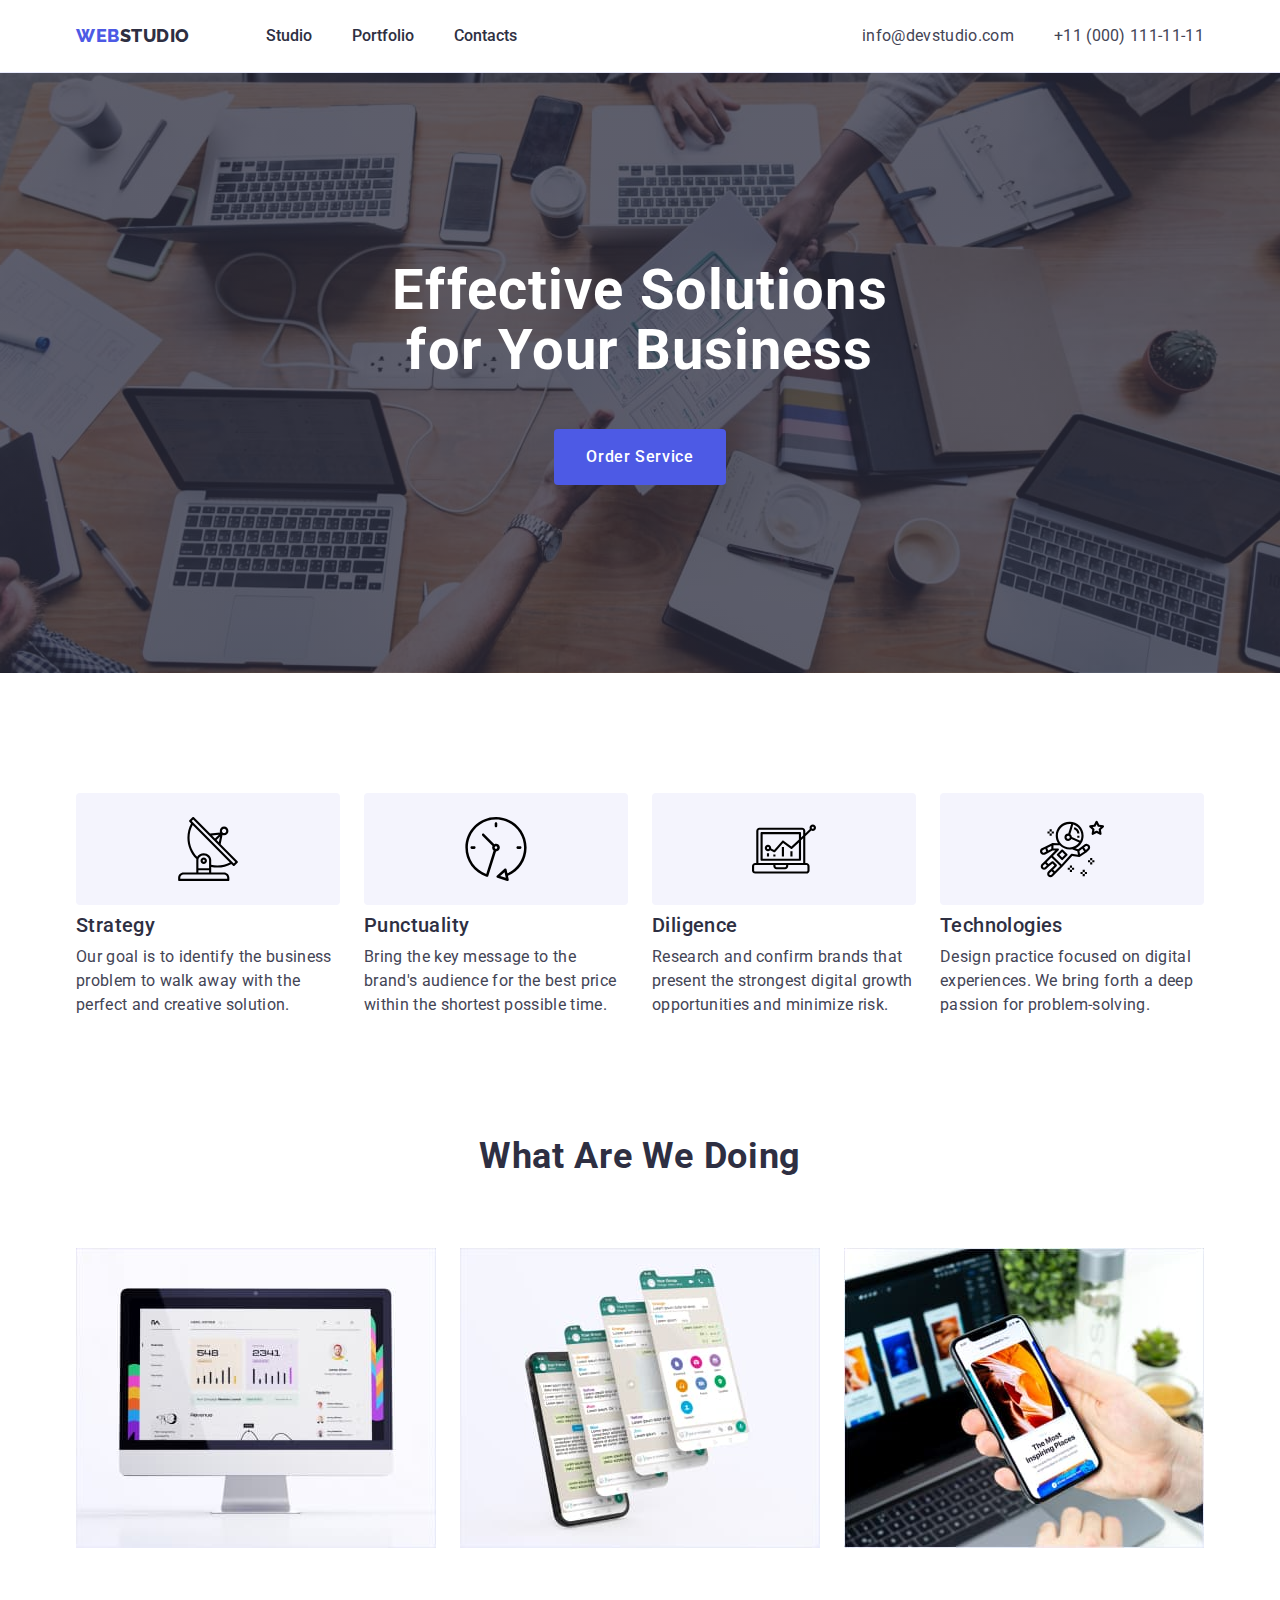
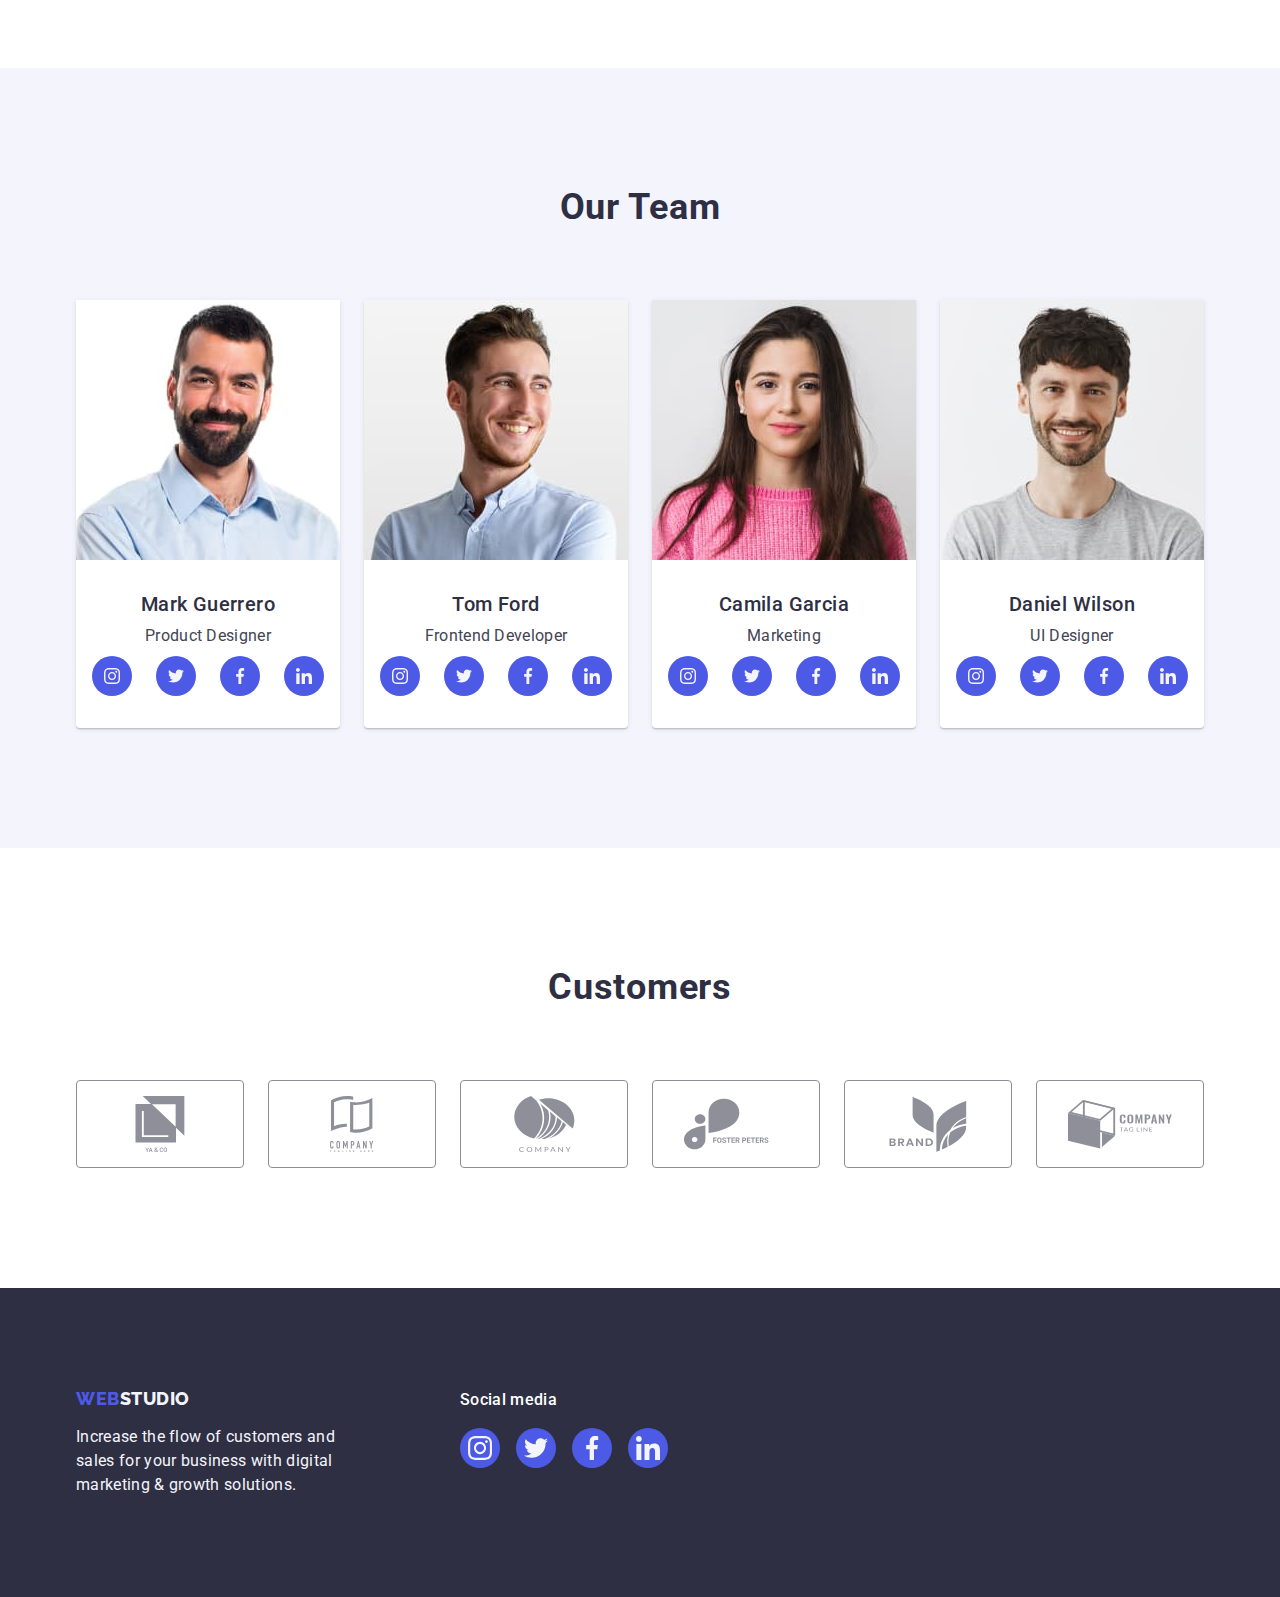
<file: index.html>
<!DOCTYPE html>
<html lang="en">
<head>
    <meta charset="UTF-8">
    <meta http-equiv="X-UA-Compatible" content="IE=edge">
    <meta name="viewport" content="width=device-width, initial-scale=1.0">
    <title>Main page</title>
    <link rel="preconnect" href="https://fonts.googleapis.com">
    <link rel="preconnect" href="https://fonts.gstatic.com" crossorigin>
    <link href="https://fonts.googleapis.com/css2?family=Raleway:wght@800&family=Roboto:wght@400;500;700;900&display=swap"
      rel="stylesheet">
    <link  rel="stylesheet"
           href="https://cdnjs.cloudflare.com/ajax/libs/modern-normalize/1.1.0/modern-normalize.min.css">
    <link rel="stylesheet" href="./css/style.css">
</head>

<body class="body">
        
    <header class="header">
      <div class="container header-container ">
       <nav class="nav">
        <a class="logo link" href="./index.html">Web<span class="logo-one">Studio</span></a>
        <ul class="menu list">
          <li class="menu-item">
           <a class="menu-link link" href="./index.html">Studio</a>
         </li>
         <li class="menu-item">
          <a class="menu-link link" href="./portfolio.html">Portfolio</a>
         </li>
         <li class="menu-item">
          <a class="menu-link link" href="">Contacts</a>
         </li>
        </ul>
       </nav>
       <address class="adress m-left">
       <ul class="list menu ">
        <li class="m-right">
         <a class="mail link" href="mailto:info@devstudio.com">info@devstudio.com</a>
        </li>
        <li>
         <a class="phone-number link" href="tel:+110001111111">+11 (000) 111-11-11</a>
        </li>
       </ul>
      </address>
     </div>
    </header>

     

    <main>

     <section class="hero">
      <div class="container">
       <h1 class="title-one">Effective Solutions for Your Business</h1>
       <button class="button" type="button">Order Service</button>
      </div>
     </section>

     <section class="advantages">
        <div class="container ">
          <h2 hidden>blanc</h2> 
          
         <ul class="list line right-margin">
            <li>
             <div class="icon-conteiner">
              <svg  width="64"  height="64">                           
                <use href="./images/icons.svg#antenna"></use>
              </svg>
             </div>
             <h3 class="title-three">Strategy </h3>
             <p  class="p-descriphion">Our goal is to identify the business problem to walk away with the  perfect and creative solution.</p>
            </li>
            <li>
             <div class="icon-conteiner">
              <svg width="64" height="64">
                <use href="./images/icons.svg#clock"></use>
              </svg>
             </div>
             <h3 class="title-three">Punctuality </h3>
             <p class="p-descriphion">Bring the key message to the  brand's audience for the best  price within the shortest possible time.</p>
            </li>
            <li>
              <div class="icon-conteiner">
               <svg width="64" height="64">
                <use href="./images/icons.svg#diagram"></use>
               </svg>
              </div>
             <h3 class="title-three">Diligence</h3>
             <p  class="p-descriphion">Research and confirm brands that  present the strongest digital growth  opportunities and minimize risk.</p>
            </li>
            <li>
              <div class="icon-conteiner">
               <svg width="64" height="64">
                <use href="./images/icons.svg#astronaut"></use>
               </svg>
              </div>
              <h3 class="title-three">Technologies</h3>
              <p class="p-descriphion">Design practice focused on digital  experiences. We bring forth  a deep passion for problem-solving. </p>
            </li>
          </ul>
        </div>
      </section>

      <section class="what-are-we-doing">
       <div class="container">
        <h2 class="title-too">What are we doing</h2>
        <ul class="list line right-margin">
          <li>
             <img src="./images/foto1/img1.jpg" alt="Computer" width="360">
           </li>
          <li>
             <img src="./images/foto1/img2.jpg" alt="Smartphone" width="360">
           </li>
          <li>
             <img src="./images/foto1/img3.jpg" alt="Laptop" width="360">
           </li>
        </ul>
       </div>
      </section>

      <section class="our-team">
        <div class="container">
         <h2 class="title-too">Our Team </h2>
         <ul class="list line right-margin">
            <li class="emploer">
               <img src="./images/foto2/img4.jpg" alt="Mark Guerrero Product Designer">
               <div class="card-emploers">
                <h3 class="title-three">Mark Guerrero</h3>
                <p class="p-descriphion m-bottom">Product Designer</p>
                 <ul class="list line right-margin">
                 <li class="social-list-size">
                  <a class="social-list" href="">
                  <svg class="color-icons-our-team" width="16" height="16">                       
                    <use href="./images/icons.svg#instagram"></use>
                  </svg>
                  </a>
                 </li>
                 <li class="social-list-size">
                  <a class="social-list" href="" >
                   <svg class="color-icons-our-team" width="16" height="16">                    
                    <use href="./images/icons.svg#twitter"></use>
                   </svg>
                  </a>
                 </li>
                 <li class="social-list-size">
                  <a  class="social-list" href="">
                   <svg class="color-icons-our-team" width="16" height="16">                                  
                    <use href="./images/icons.svg#facebook"></use>
                   </svg>
                  </a>
                 </li>
                 <li class="social-list-size">
                  <a class="social-list" href="">
                   <svg class="color-icons-our-team" width="16" height="16">                                    
                    <use href="./images/icons.svg#linkedin"></use>
                   </svg>
                  </a>
                 </li>
                </ul>
              </div>
            </li>
            <li class="emploer">
               <img src="./images/foto2/img5.jpg" alt="Tom Ford Frontend Developer">
               <div class="card-emploers">   
                <h3 class="title-three">Tom Ford</h3>
                <p class="p-descriphion m-bottom" >Frontend Developer</p>
                <ul class="list line right-margin">
                  <li class="social-list-size">
                    <a class="social-list" href="">
                      <svg class="color-icons-our-team" width="16" height="16">
                        <use href="./images/icons.svg#instagram"></use>
                      </svg>
                    </a>
                  </li>
                  <li class="social-list-size">
                    <a class="social-list" href="">
                      <svg class="color-icons-our-team" width="16" height="16">
                        <use href="./images/icons.svg#twitter"></use>
                      </svg>
                    </a>
                  </li>
                  <li class="social-list-size">
                    <a class="social-list" href="">
                      <svg class="color-icons-our-team" width="16" height="16">
                        <use href="./images/icons.svg#facebook"></use>
                      </svg>
                    </a>
                  </li>
                  <li class="social-list-size">
                    <a class="social-list" href="">
                      <svg class="color-icons-our-team" width="16" height="16">
                        <use href="./images/icons.svg#linkedin"></use>
                      </svg>
                    </a>
                  </li>
                </ul>
              </div>
            </li>
            <li class="emploer">
               <img  src="./images/foto2/img6.jpg" alt="Camila Garcia Marketing">
               <div class="card-emploers">
                <h3 class="title-three">Camila Garcia</h3>
                <p class="p-descriphion m-bottom" >Marketing</p>
                <ul class="list line right-margin">
                  <li class="social-list-size">
                    <a  class="social-list" href="">
                      <svg class="color-icons-our-team" width="16" height="16">
                        <use href="./images/icons.svg#instagram"></use>
                      </svg>
                    </a>
                  </li>
                  <li class="social-list-size">
                    <a class="social-list" href="">
                      <svg class="color-icons-our-team" width="16" height="16">
                        <use href="./images/icons.svg#twitter"></use>
                      </svg>
                    </a>
                  </li>
                  <li class="social-list-size">
                    <a class="social-list" href="">
                      <svg class="color-icons-our-team" width="16" height="16">
                        <use href="./images/icons.svg#facebook"></use>
                      </svg>
                    </a>
                  </li>
                  <li class="social-list-size">
                    <a class="social-list" href="">
                      <svg class="color-icons-our-team" width="16" height="16">
                        <use href="./images/icons.svg#linkedin"></use>
                      </svg>
                    </a>
                  </li>
                </ul>
              </div>
            </li>
            <li class="emploer">
              <img  src="./images/foto2/img7.jpg" alt="Daniel Wilson UI Designer">
              <div class="card-emploers">
                <h3 class="title-three">Daniel Wilson</h3>
                <p class="p-descriphion m-bottom">UI Designer</p>
                <ul class="list line right-margin">
                  <li class="social-list-size">
                    <a class="social-list" href="">
                      <svg class="color-icons-our-team" width="16" height="16">
                        <use href="./images/icons.svg#instagram"></use>
                      </svg>
                    </a>
                  </li>
                  <li class="social-list-size">
                    <a class="social-list" href="">
                      <svg class="color-icons-our-team" width="16" height="16">
                        <use href="./images/icons.svg#twitter"></use>
                      </svg>
                    </a>
                  </li>
                  <li class="social-list-size">
                    <a class="social-list" href="">
                      <svg class="color-icons-our-team" width="16" height="16">
                        <use href="./images/icons.svg#facebook"></use>
                      </svg>
                    </a>
                  </li>
                  <li class="social-list-size">
                    <a class="social-list" href="">
                      <svg class="color-icons-our-team" width="16" height="16">
                        <use href="./images/icons.svg#linkedin"></use>
                      </svg>
                    </a>
                  </li>
                </ul>
              </div>
            </li>
          </ul>
        </div>
      </section>

      <section class="customers">
        <div class="container">
          <h2 class="title-too">Customers</h2> 
          <ul class="list line right-margin">
            <li class="customers-icon-size">
             <a class="customers-icon"  href=""> 
              <svg class="color-icons-customers" width="104" height="56">
                <use href="./images/icons.svg#logo1"></use>
              </svg>
             </a>
            </li>
            <li class="customers-icon-size">
             <a class="customers-icon" href=""> 
              <svg class="color-icons-customers" width="104" height="56">
               <use href="./images/icons.svg#logo2"></use>
              </svg>
             </a>
            </li>
            <li class="customers-icon-size">
             <a class="customers-icon" href="">
              <svg class="color-icons-customers" width="104" height="56">
                <use href="./images/icons.svg#logo3"></use>
              </svg>
             </a>
            </li>
            <li class="customers-icon-size">
            <a class="customers-icon" href="">
              <svg class="color-icons-customers" width="104" height="56">
                <use href="./images/icons.svg#logo4"></use>
              </svg>
            </a>
            </li>
            <li class="customers-icon-size">
            <a class="customers-icon" href="">
              <svg class="color-icons-customers" width="104" height="56">
                <use href="./images/icons.svg#logo5"></use>
              </svg>
             </a>
            </li>
            <li class="customers-icon-size">
             <a class="customers-icon" href="">
              <svg class="color-icons-customers" width="104" height="56">
                <use href="./images/icons.svg#logo6"></use>
              </svg>
             </a>
            </li>
          </ul>
        </div>
      </section>

    </main>

    <footer class="footer">
     <div class="container line-footer">
      <div class="m-footer">
        <a class="logo-footer link" href="./index.html">Web<span class="logo-too">Studio</span></a>
        <p class="p-footer">Increase the flow of customers and sales for your business with digital marketing & growth
          solutions. </p>
      </div>
      <div>
       <p class="p-footer-one">Social media</p>
        <ul class="list line m-footer-one">
          <li class="social-list-size">
            <a class="social-list-footer" href="">
              <svg class="color-icons-our-team" width="24" height="24">
                <use href="./images/icons.svg#instagram"></use>
              </svg>
            </a>
          </li>
          <li class="social-list-size">
            <a class="social-list-footer" href="">
              <svg class="color-icons-our-team" width="24" height="24">
                <use href="./images/icons.svg#twitter"></use>
              </svg>
            </a>
          </li>
          <li class="social-list-size">
            <a class="social-list-footer" href="">
              <svg class="color-icons-our-team" width="24" height="24">
                <use href="./images/icons.svg#facebook"></use>
              </svg>
            </a>
          </li>
          <li class="social-list-size">
            <a class="social-list-footer" href="">
              <svg class="color-icons-our-team" width="24" height="24">
                <use href="./images/icons.svg#linkedin"></use>
              </svg>
            </a>
          </li>
        </ul>
      </div>
     </div>
    </footer>
       
 </body>
</html>
</file>
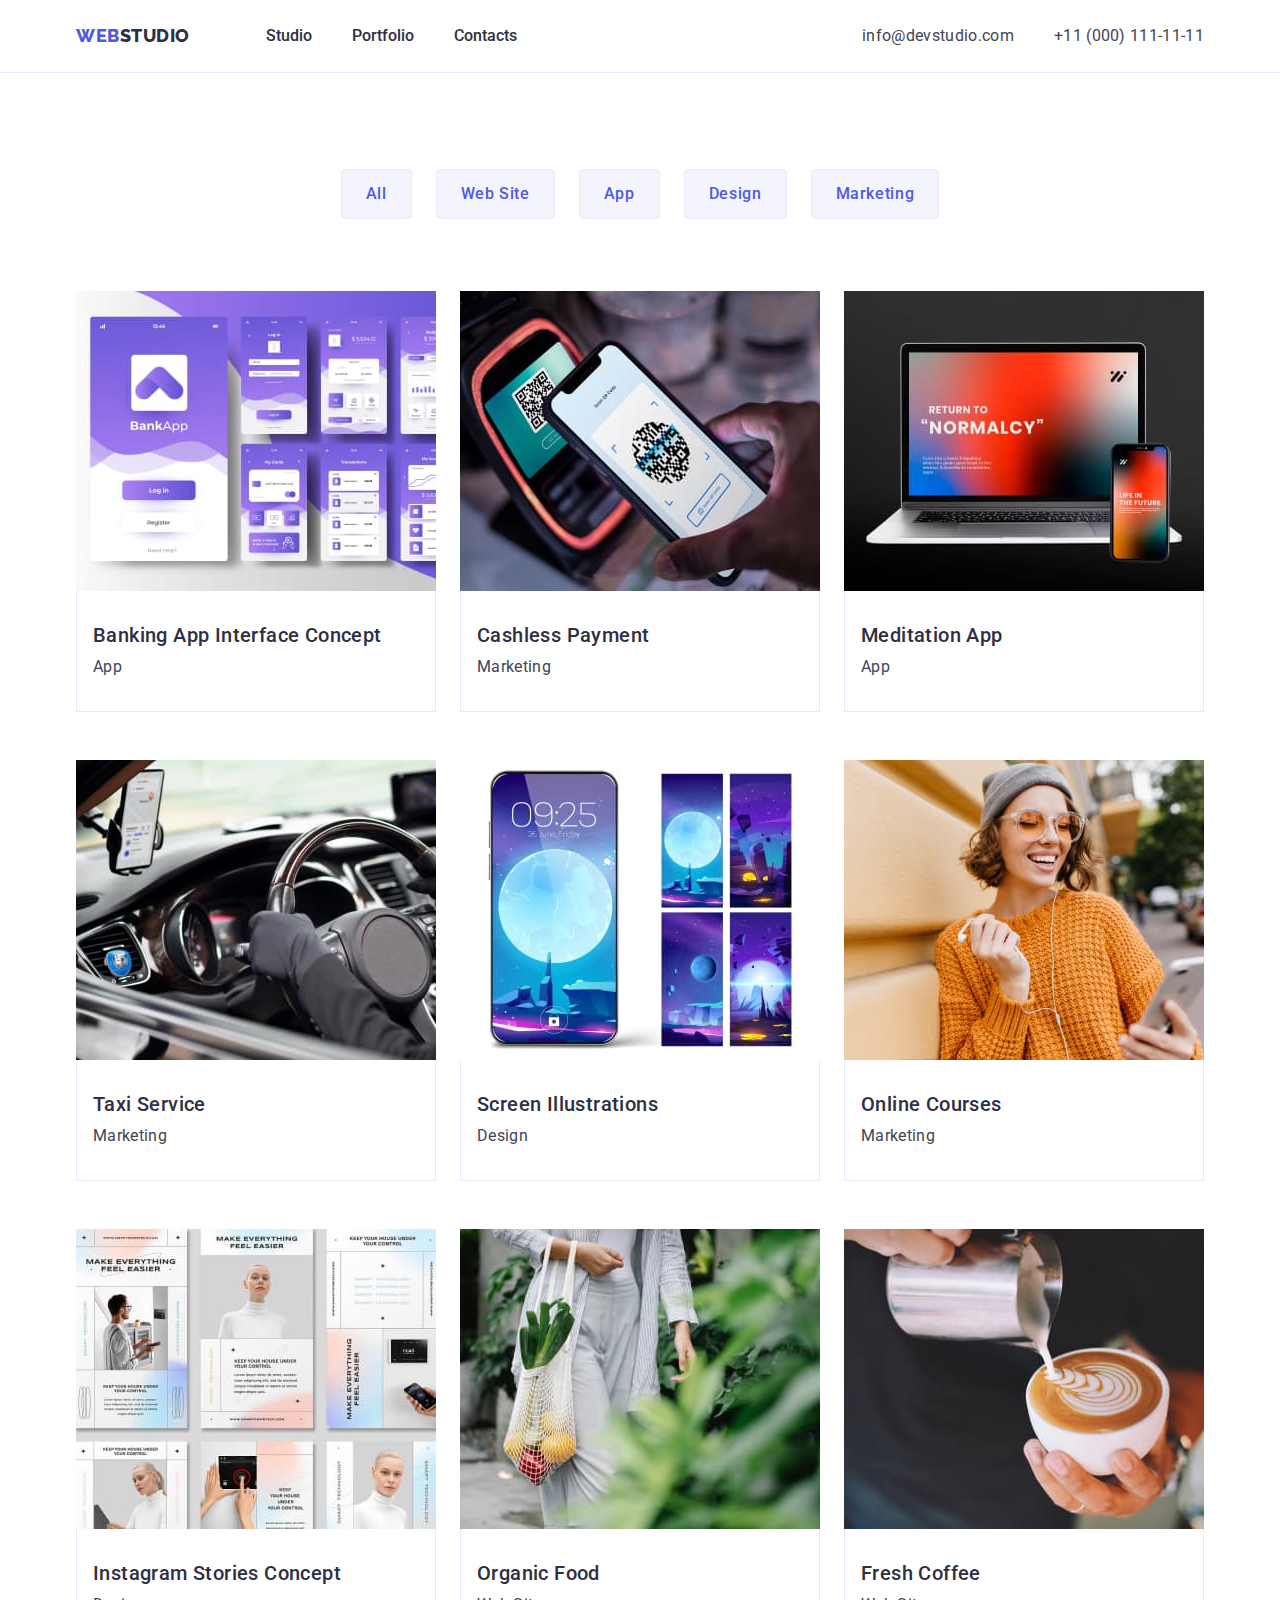
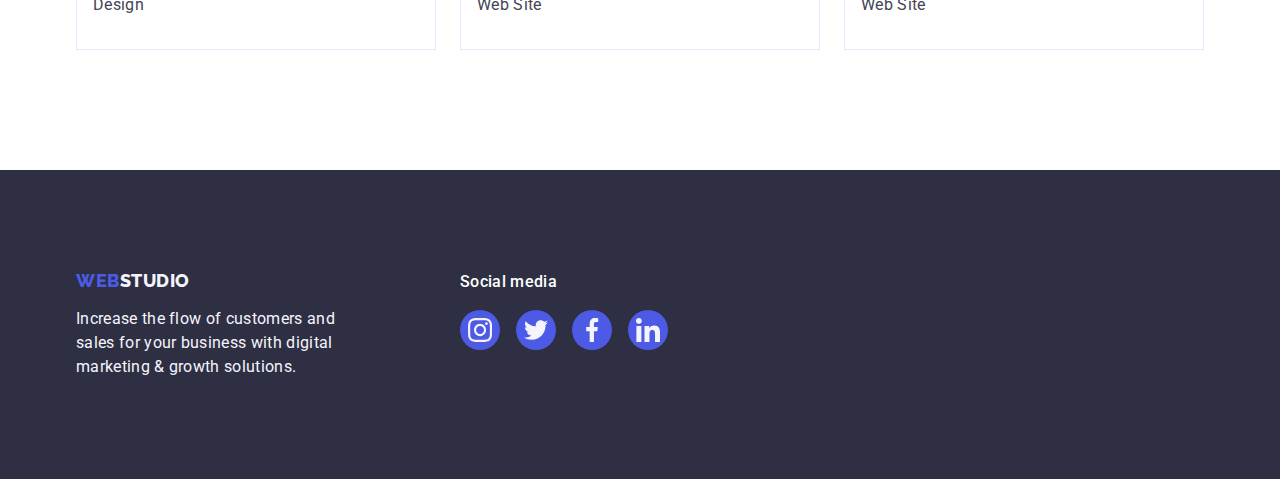
<file: portfolio.html>
<!DOCTYPE html>
<html lang="en">

<head>
    <meta charset="UTF-8">
    <meta http-equiv="X-UA-Compatible" content="IE=edge">
    <meta name="viewport" content="width=device-width, initial-scale=1.0">
    <title>Portfolio</title>
    <link rel="preconnect" href="https://fonts.googleapis.com">
    <link rel="preconnect" href="https://fonts.gstatic.com" crossorigin>
    <link href="https://fonts.googleapis.com/css2?family=Raleway:wght@800&family=Roboto:wght@400;500;700;900&display=swap"
        rel="stylesheet">
    <link  rel="stylesheet"
          href="https://cdnjs.cloudflare.com/ajax/libs/modern-normalize/1.1.0/modern-normalize.min.css">
    <link rel="stylesheet" href="./css/style.css">
</head>

<body class="body">

 
  <header class="header">
    <div class="container header-container">
      <nav class="nav">
        <a class="logo link" href="./index.html">Web<span class="logo-one">Studio</span></a>
        <ul class="menu list">
          <li class="menu-item">
            <a class="menu-link link" href="./index.html">Studio</a>
          </li>
          <li class="menu-item">
            <a class="menu-link link" href="./portfolio.html">Portfolio</a>
          </li>
          <li class="menu-item">
            <a class="menu-link link" href="">Contacts</a>
          </li>
        </ul>
      </nav>
      <address class="adress m-left">
        <ul class="list menu">
          <li class="m-right">
            <a class="mail link" href="mailto:info@devstudio.com">info@devstudio.com</a>
          </li>
          <li>
            <a class="phone-number link" href="tel:+110001111111">+11 (000) 111-11-11</a>
          </li>
        </ul>
      </address>
    </div>
  </header>

  <main>
        
    <section class="portfolio">
        <div class="container ">
        <h1 hidden>blanc</h1>
        <ul class="list line-portfolio-one">
          <li>
            <button class="button-too" type="button">All</button>
          </li>
          <li>
           <button class="button-too" type="button">Web Site</button>
          </li>
          <li>
           <button class="button-too" type="button">App</button>
          </li>
          <li>
           <button class="button-too" type="button">Design</button>
          </li>
          <li>
           <button class="button-too" type="button">Marketing</button>
          </li> 
        </ul>  
        <ul class="list line-portfolio-too">
           <li>
             <a class="link portfolio-shadow" href="">
              <img src="./images/portfolio/project-img1.jpg" alt="Banking App Interface Concept"
               width="360">
              <div class="card-portfolio">
               <h2 class="title-three">Banking App Interface Concept</h2>
               <p class="p-descriphion">App</p>
              </div>
             </a>
            </li>
           <li>
             <a class="link portfolio-shadow" href="">
              <img src="./images/portfolio/project-img2.jpg" alt="Cashless Payment" width="360">
              <div class="card-portfolio">
               <h2 class="title-three">Cashless Payment</h2>
               <p class="p-descriphion" >Marketing</p>
              </div>
             </a>
            </li>
            <li>
             <a class="link portfolio-shadow" href="">
              <img src="./images/portfolio/project-img3.jpg" alt="Meditation App" width="360">
              <div class="card-portfolio">
               <h2 class="title-three">Meditation App</h2>
               <p class="p-descriphion">App</p>
              </div>
             </a>
            </li>
            <li>
             <a class="link portfolio-shadow" href="">
              <img src="./images/portfolio/project-img4.jpg" alt="Taxi Service" width="360">
            <div class="card-portfolio">
              <h2 class="title-three">Taxi Service</h2>
              <p class="p-descriphion">Marketing</p>
            </div>
             </a>
            </li>
            <li>
             <a class="link portfolio-shadow" href="">
              <img src="./images/portfolio/project-img5.jpg" alt="Screen Illustrations" width="360">
              <div class="card-portfolio">
               <h2 class="title-three">Screen Illustrations</h2>
               <p class="p-descriphion">Design</p>
              </div>
             </a>
            </li>
            <li>
             <a class="link portfolio-shadow" href="">
              <img src="./images/portfolio/project-img6.jpg" alt="Online Courses" width="360">     
              <div class="card-portfolio">
               <h2 class="title-three">Online Courses</h2>
               <p class="p-descriphion" >Marketing</p>
              </div>
             </a>
            </li >
            <li>
             <a class="link portfolio-shadow" href="">
              <img src="./images/portfolio/project-img7.jpg" alt="Instagram Stories Concept" width="360">
              <div class="card-portfolio">
               <h2 class="title-three">Instagram Stories Concept</h2>
               <p class="p-descriphion" >Design</p>
              </div>
             </a>
            </li>
            <li>
             <a class="link portfolio-shadow" href="">
              <img src="./images/portfolio/project-img8.jpg" alt="Organic Food" width="360">
              <div class="card-portfolio">
               <h2 class="title-three">Organic Food</h2>
               <p class="p-descriphion" >Web Site</p>
              </div>
             </a>
           </li>
           <li>
            <a class="link portfolio-shadow" href="">
             <img src="./images/portfolio/project-img9.jpg" alt="Fresh Coffee" width="360">
             <div class="card-portfolio">
              <h2 class="title-three">Fresh Coffee</h2>
              <p class="p-descriphion" >Web Site</p>
             </div>
            </a>
           </li>
      </ul>
      </div>
    </section>
  </main>

  <footer class="footer">
    <div class="container line-footer">
      <div class="m-footer">
        <a class="logo-footer link" href="./index.html">Web<span class="logo-too">Studio</span></a>
        <p class="p-footer">Increase the flow of customers and sales for your business with digital marketing & growth
          solutions. </p>
      </div>
      <div>
        <p class="p-footer-one">Social media</p>
        <ul class="list line m-footer-one">
          <li class="social-list-size">
            <a class="social-list-footer" href="">
              <svg class="color-icons-our-team" width="24" height="24">
                <use href="./images/icons.svg#instagram"></use>
              </svg>
            </a>
          </li>
          <li class="social-list-size">
            <a class="social-list-footer" href="">
              <svg class="color-icons-our-team" width="24" height="24">
                <use href="./images/icons.svg#twitter"></use>
              </svg>
            </a>
          </li>
          <li class="social-list-size">
            <a class="social-list-footer" href="">
              <svg class="color-icons-our-team" width="24" height="24">
                <use href="./images/icons.svg#facebook"></use>
              </svg>
            </a>
          </li>
          <li class="social-list-size">
            <a class="social-list-footer" href="">
              <svg class="color-icons-our-team" width="24" height="24">
                <use href="./images/icons.svg#linkedin"></use>
              </svg>
            </a>
          </li>
        </ul>
      </div>
    </div>
  </footer>


 </body>
</html>
</file>
<file: css/style.css>
:root {--color-one:#2e2f42;
       --color-too:#4d5ae5;
       --color-three:#ffffff;
       --color-four:#434455;
       --color-five:#f4f4fd;
       --color-six: #404bbf;
       --color-seven:#e7e9fc;
       --color-eight:#8e8f99;
       --color-nine:#31d0aa; 
 }

h1, h2,h3,p{margin-top:0;
            margin-bottom:0;}
ul{margin-top: 0;
   margin-bottom:0;
   padding-left: 0;}

.container{width:1158px;
           margin-left: auto;
           margin-right: auto;
           padding-left:15px;
           padding-right:15px;}

img{display: block;}
a{display: block;} 


body{ font-family:'Roboto',sans-serif;
       background-color: var(--color-three);
       color:var(--color-four);}
       
    

.list {list-style: none;}
.link {text-decoration: none;}


           
.line{display: flex;}

.line-portfolio-one {
       display: flex;
       align-items: center;
       justify-content: center;
       column-gap:24px ;
       margin-bottom:72px;}
.line-portfolio-too {
         display: flex;
         flex-wrap: wrap;
         row-gap: 48px;
         column-gap:24px;}



.p-descriphion{
      font-size:16px;
      line-height: 1.5;
      letter-spacing: 0.02em;
      color: var(--color-four);}
 .width-element{width:calc((100% - 72px)/4);}       


.header{
         border-bottom: 1px solid var(--color-seven); 
         box-shadow: 0px 2px 1px rgba(46, 47, 66, 0.08), 0px 1px 1px rgba(46, 47, 66, 0.16), 0px 1px 6px rgba(46, 47, 66, 0.08); 
        }

.header-container{
       display: flex; 
       align-items: center;}
       
        
.nav{display: flex;
     align-items: center;} 
     
        
.logo{font-family:'Raleway',sans-serif; 
      font-weight: 800;
      font-size:18px;
      line-height:1.17;
      letter-spacing: 0.03em;
      text-transform: uppercase;
      color: var(--color-too);
      margin-right:76px;
      
}
.logo-one{color: var(--color-one);}
.logo-too{color: var(--color-five);}


.menu{display: flex;
      align-items: center;
      column-gap: 40px;
}

.menu-item{padding-top: 24px;
           padding-bottom:24px;}  

.menu-link {font-weight:500 ;
           font-size:16px;
           color: var(--color-one);
           line-height: 1.5;
           letter-spacing: 0.02;     
                                   }
       
       
.menu-link:hover,.menu-link:focus{color: var(--color-six);}
 
.adress{font-style: normal;
        align-items: center;}  


.mail {font-size: 16px;
       color: var(--color-four);
       line-height: 1.5;
       letter-spacing: 0.02em;}

.phone-number{font-size: 16px;
              color: var(--color-four);
              line-height: 1.5;
              letter-spacing: 0.02em;}
            
.mail:hover,.mail:focus{color: var(--color-six);}
.phone-number:hover,.phone-number:focus{color:var(--color-six);}

.m-left{margin-left: auto;} 

.hero{
      padding-top: 188px;
      padding-bottom: 188px;
      background-image: linear-gradient(rgba(46, 47, 66, 0.7), rgba(46, 47, 66, 0.7)),
                        url('../images/people-office-hero.jpg');
      background-size: cover;
      background-repeat: no-repeat;
      background-position: center;
      background-color: rgba(46, 47, 66, 0.7);
      max-width: 1440px;
      margin: 0,auto;}
      
.title-one{
      font-weight: 700;
      font-size: 56px;
      line-height: 1.07;
      letter-spacing: 0.02em;
      text-align: center;
      color:var(--color-three);
      max-width:496px;
      margin: 0 auto ; 
      margin-bottom:48px;}

.button{font-family: 'Roboto', sans-serif;
        font-weight: 500;
        font-size: 16px;
        line-height: 1.5;
        letter-spacing:0.04em;
        cursor:pointer;
        background-color:var(--color-too);
        color: var(--color-three);
        min-width:169px;
        height:56px;
        display: block;
        margin: 0 auto;
        padding: 16px 32px 16px 32px;
        border: none;
        border-radius:4px;}
.button:hover,.button:focus{ background-color: var(--color-six);}
.card{background-color: var(--color-three);}
                             
.button-too {font-family:'Roboto',sans-serif;
         font-weight: 500;
         font-size: 16px;
         line-height: 1.5;
         letter-spacing: 0.04em;
         cursor: pointer;
         background-color: var(--color-five);
         color:var(--color-too);
         display: block;
         padding: 12px 24px 12px 24px;
         border: 1px solid var(--color-seven);
         border-radius: 4px;}
.button-too:hover,.button-too:focus{
      background-color:var(--color-six); 
      color: var(--color-three);
      border: 1px solid transparent;
      box-shadow: 0px 3px 1px rgba(0, 0, 0, 0.1), 0px 2px 1px rgba(0, 0, 0, 0.08), 0px 2px 2px rgba(0, 0, 0, 0.12);
       }         

.advantages{background-color:var(--color-three); 
             padding-top: 120px;
             padding-bottom: 120px;}

.what-are-we-doing{background-color: var(--color-three);
                   padding-bottom: 120px;}

.customers {background-color: var(--color-three);
            padding-top: 120px;
            padding-bottom: 120px;}


       
.our-team{background-color: var(--color-five);
          padding-top:120px; 
          padding-bottom:120px;}


.portfolio{background-color: var(--color-three);
           padding-top: 96px;
           padding-bottom: 120px;}


.card-emploers{
       display: block;
       padding-top: 32px; 
       padding-bottom: 32px; 
       text-align: center;
       justify-content:center;}  

.width {flex-basis:calc(100% - 3 * 24px)}
.emploer{
        background-color: var(--color-three);
        flex-basis:calc((100% - 3 * 24px)/4);
        border-radius: 0px 0px 4px 4px;
        box-shadow: 0px 1px 6px rgba(46, 47, 66, 0.08), 0px 1px 1px rgba(46, 47, 66, 0.16),
                    0px 2px 1px rgba(46, 47, 66, 0.08);
       }
.center{text-align:center;}
.center-icon{justify-content: center;}

.social-list-size{width: 40px;
                  height: 40px;}
.social-list{display:flex;
             height:100%;
             justify-content: center;
             align-items: center; 
             border-radius: 50%;
             background-color:var(--color-too);}
.social-list:hover,.social-list:focus {background-color: var(--color-six);}
             
.color-icons-our-team {fill: var(--color-five);}


.icon-conteiner {
       display: flex;
       justify-content: center;
       align-items: center; 
       width: 264px;
       height: 112px;
       background-color: var(--color-five);
       border-radius: 4px;
       margin-bottom: 8px;}

 
.m-bottom {margin-bottom: 8px;}
.card-portfolio {
       padding-top: 32px;
       padding-bottom: 32px;
       padding-left: 16px;
       padding-right: 16px;
       border: 1px solid var(--color-seven);
       border-top: none;}
.portfolio-shadow{box-shadow:none;}       
.portfolio-shadow:hover,.portfolio-shadow:focus{
       box-shadow: 0px 1px 6px rgba(46, 47, 66, 0.08), 0px 1px 1px rgba(46, 47, 66, 0.16), 0px 2px 1px rgba(46, 47, 66, 0.08);
 }      



.title-too{font-weight:700;
      font-size: 36px;
      line-height: 1.1;
      letter-spacing: 0.02em;
      text-align: center;
      text-transform:capitalize;
      color:var(--color-one);
      margin-bottom:72px;}


.title-three {font-weight:500;
              font-size:20px;
              line-height: 1.2;
              letter-spacing: 0.02em;
              color:var(--color-one);
              margin-bottom:8px;}


.right-margin{justify-content:center;
              gap: 24px;}              
.customers-icon{
              display: flex;
              justify-content: center;
              align-items: center;
              gap: 24px;
              height: 100%;
              color: var(--color-eight);
              border: 1px solid var(--color-eight);
              border-radius: 4px;}  
                
.customers-icon:hover,.customers-icon:focus{color:var(--color-six);
                                            border-color:var(--color-six);}

.customers-icon-size{width: calc((100% - 120px) / 6);
                     height: 88px;}

.color-icons-customers{fill: currentColor;}                     
       

.footer{background-color:var(--color-one);
        padding-top: 100px;
        padding-bottom:100px;}

.p-footer{font-weight: 400;
          font-size: 16px;
          line-height: 1.5;
          letter-spacing: 0.02em;
          width:264px;
          color:var(--color-five);}

.line-footer {display: flex;
              align-items: baseline;
              gap:120px; 
}

.m-footer{gap:120px;}
.m-footer-one{gap: 16px;}
         
.p-footer-one{font-weight: 500;
              font-size: 16px;
              line-height: 1.5;
              letter-spacing: 0.02em;
              color: var(--color-three);
              margin-bottom:16px;
}         

.social-list-footer {
       display: flex;
       height: 100%;
       justify-content: center;
       align-items: center;
       border-radius: 50%;
       background-color: var(--color-too);
}

.social-list-footer:hover,.social-list-footer:focus {background-color:var(--color-nine);}



.logo-footer{font-family:'Raleway',sans-serif;
        font-weight: 800;
        font-size: 18px;
        line-height: 1.17;
        letter-spacing: 0.03em;
        text-transform: uppercase;
        color: var(--color-too);
        display:block;
        margin-bottom:16px;}
</file>
